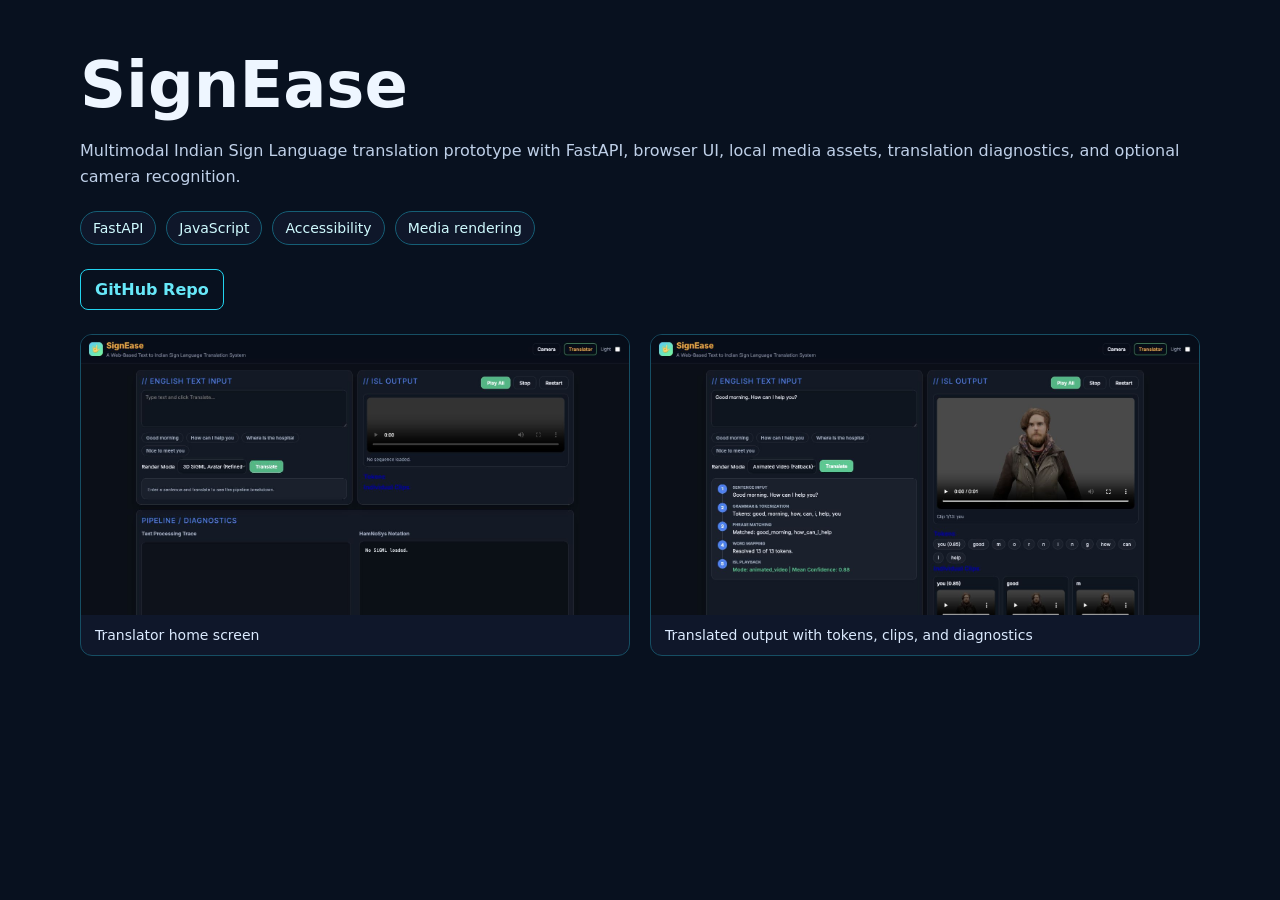
<file: docs/index.html>
<!doctype html>
<html lang="en">
  <head>
    <meta charset="utf-8" />
    <meta name="viewport" content="width=device-width, initial-scale=1" />
    <meta name="demo-build" content="2026-07-06" />
    <title>SignEase Demo</title>
    <style>
      body { margin: 0; font-family: Inter, system-ui, -apple-system, BlinkMacSystemFont, "Segoe UI", sans-serif; background: #08111f; color: #eef6ff; }
      main { max-width: 1120px; margin: 0 auto; padding: 48px 20px 72px; }
      a { color: #67e8f9; }
      h1 { font-size: clamp(2rem, 6vw, 4rem); margin: 0 0 12px; }
      p { color: #bfd0e8; line-height: 1.6; }
      .badges { display: flex; gap: 10px; flex-wrap: wrap; margin: 22px 0; }
      .badge { border: 1px solid #155e75; border-radius: 999px; padding: 8px 12px; background: #0f172a; color: #cffafe; font-size: 14px; }
      .grid { display: grid; grid-template-columns: repeat(auto-fit, minmax(320px, 1fr)); gap: 20px; margin-top: 24px; }
      figure { margin: 0; border: 1px solid #164e63; background: #0f172a; border-radius: 12px; overflow: hidden; }
      img { width: 100%; display: block; }
      figcaption { padding: 12px 14px; color: #dbeafe; font-size: 14px; }
      .links { display: flex; gap: 14px; flex-wrap: wrap; margin-top: 24px; }
      .links a { border: 1px solid #22d3ee; border-radius: 8px; padding: 10px 14px; text-decoration: none; font-weight: 700; }
    </style>
  </head>
  <body>
    <main>
      <h1>SignEase</h1>
      <p>
        Multimodal Indian Sign Language translation prototype with FastAPI, browser UI, local media assets,
        translation diagnostics, and optional camera recognition.
      </p>
      <div class="badges">
        <span class="badge">FastAPI</span>
        <span class="badge">JavaScript</span>
        <span class="badge">Accessibility</span>
        <span class="badge">Media rendering</span>
      </div>
      <div class="links">
        <a href="https://github.com/h-rsh-19/signease">GitHub Repo</a>
      </div>

      <div class="grid">
        <figure>
          <img src="./screenshots/01-translator-home.png" alt="SignEase translator home" />
          <figcaption>Translator home screen</figcaption>
        </figure>
        <figure>
          <img src="./screenshots/02-translated-output.png" alt="SignEase translated output" />
          <figcaption>Translated output with tokens, clips, and diagnostics</figcaption>
        </figure>
      </div>
    </main>
  </body>
</html>
</file>
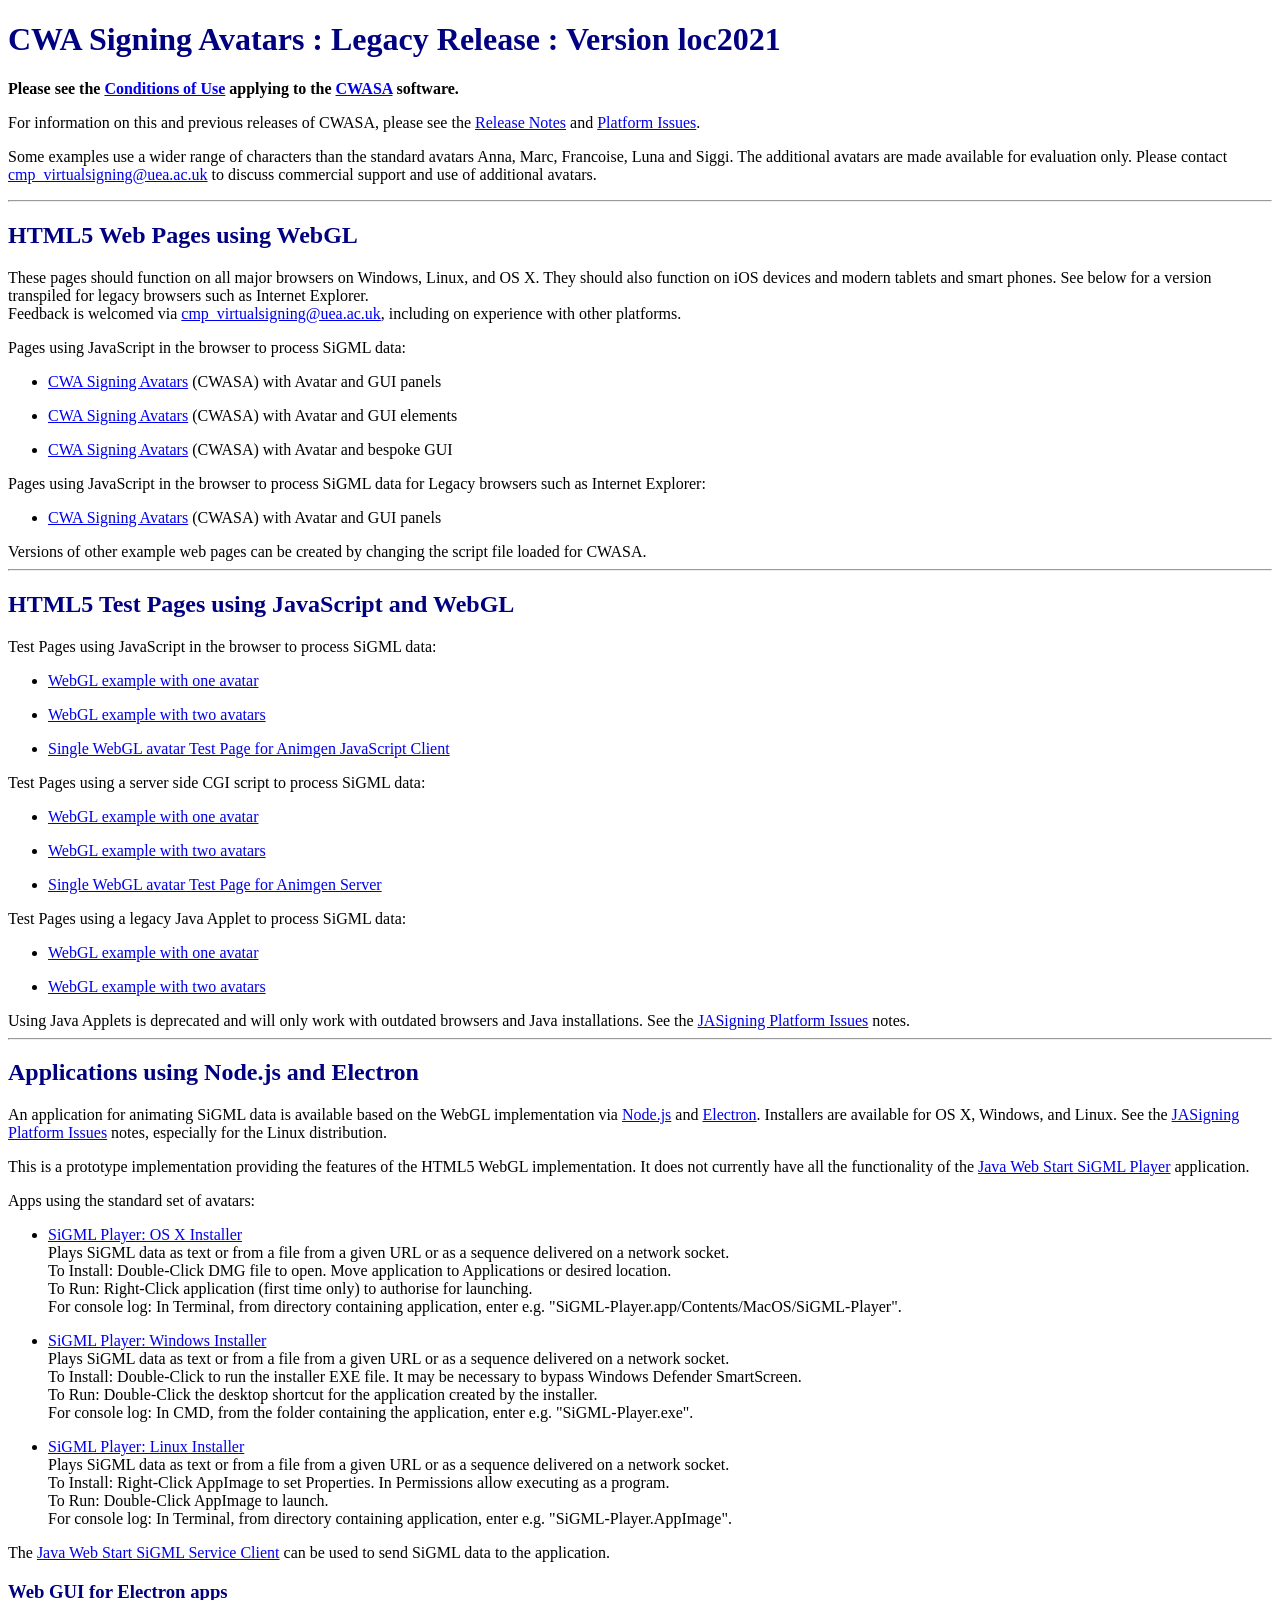
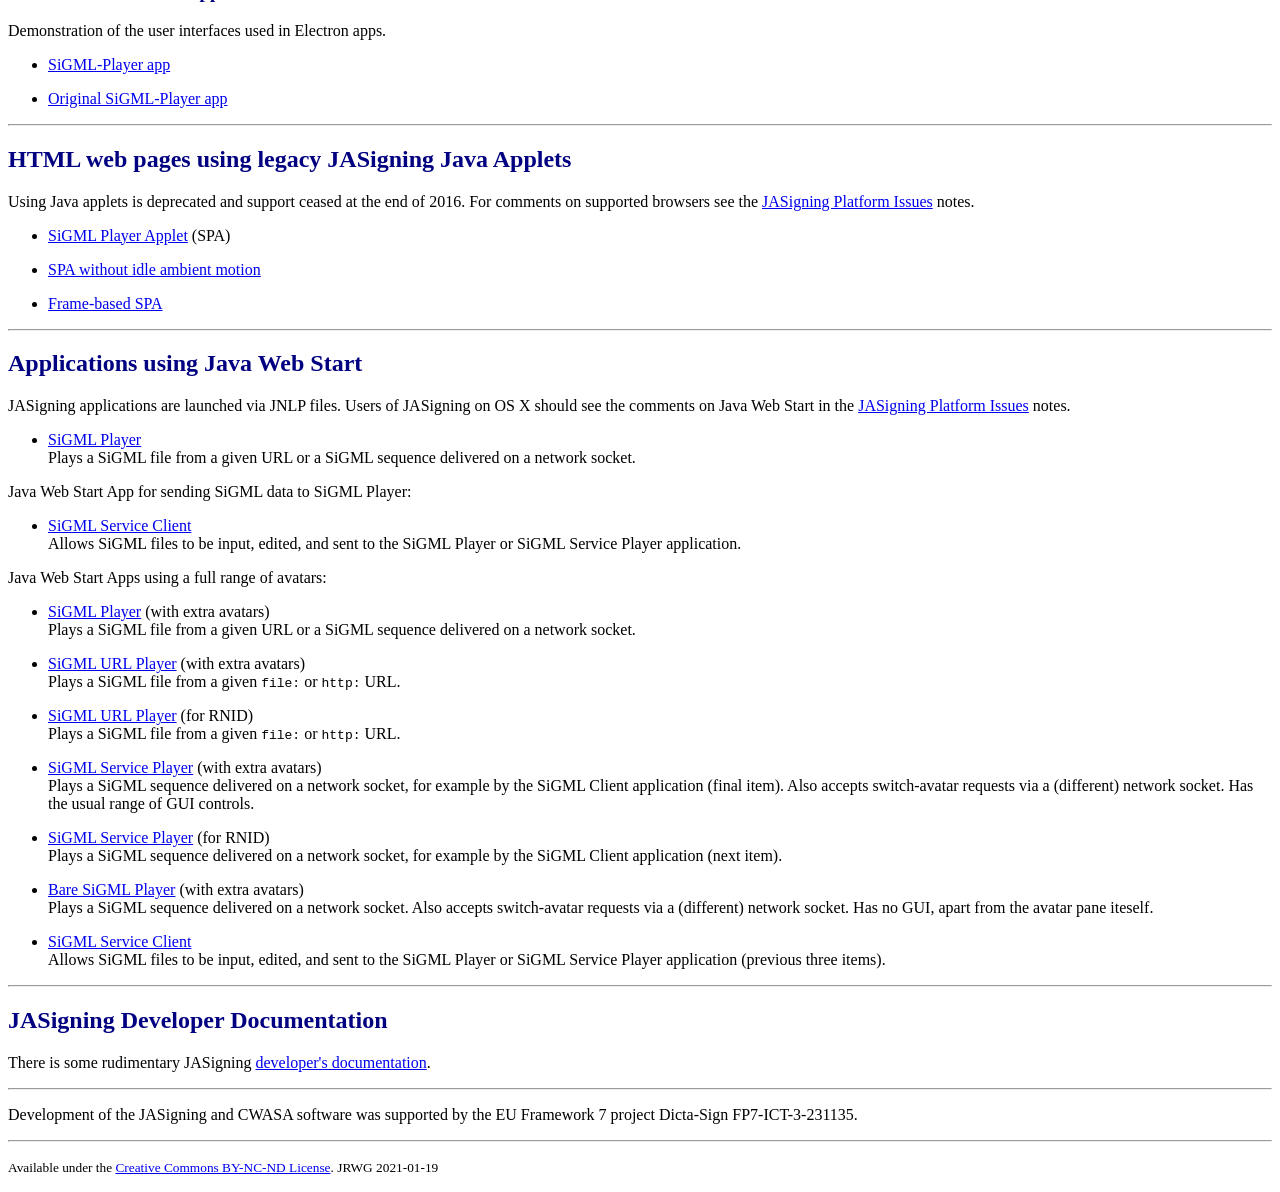
<file: static/jas/loc2021/index.html>
<!DOCTYPE html>
<html>

<head>
<meta http-equiv="Content-Type" content="text/html; charset=UTF-8">

<title>CWASA loc2021 Legacy</title>
<!--
<link rel="stylesheet" type="text/css" href="WHATEVER.css">
-->
<style type="text/css">
h1,h2,h3 { color: navy }
</style>

</head>

<body>

<h1>CWA Signing Avatars : Legacy Release : Version loc2021 </h1>

<p><strong>Please see the
<a href="http://vh.cmp.uea.ac.uk/index.php/CWASA_Conditions_of_Use">Conditions of Use</a> applying to
the <a href="http://vh.cmp.uea.ac.uk/index.php/CWA_Signing_Avatars">CWASA</a> software.</strong></p>

<p>For information on this and previous releases of CWASA, please see
the <a href="http://vh.cmp.uea.ac.uk/index.php/CWASA_Release_Notes">Release Notes</a> and <a href="http://vh.cmp.uea.ac.uk/index.php/CWASA_Platform_Issues">Platform Issues</a>.
</p>

<p>Some examples use a wider range of characters than the standard avatars Anna, Marc, Francoise, Luna and Siggi.
The additional avatars are made available for evaluation only.
Please contact <a href="mailto:cmp_virtualsigning@uea.ac.uk">cmp_virtualsigning@uea.ac.uk</a>
to discuss commercial support and use of additional avatars.
</p>

<hr/>


<a name="html5-pages"></a>
<h2>HTML5 Web Pages using WebGL</h2>

<p>
These pages should function on all major browsers on Windows, Linux, and OS X.
They should also function on iOS devices and modern tablets and smart phones.
See below for a version transpiled for legacy browsers such as Internet Explorer.
<br/>
Feedback is welcomed via <a href="mailto:cmp_virtualsigning@uea.ac.uk">cmp_virtualsigning@uea.ac.uk</a>,
including on experience with other platforms.
</p>
Pages using JavaScript in the browser to process SiGML data:
<ul>
<li><p><a href="./CWASA-plus-gui-panel.html">CWA Signing Avatars</a> (CWASA) with Avatar and GUI panels</p></li>
<li><p><a href="./CWASA-plus-gui-elements.html">CWA Signing Avatars</a> (CWASA) with Avatar and GUI elements</p></li>
<li><p><a href="./CWASA-plus-bespoke-gui.html">CWA Signing Avatars</a> (CWASA) with Avatar and bespoke GUI</p></li>
</ul>

<p>
Pages using JavaScript in the browser to process SiGML data for Legacy browsers such as Internet Explorer:
</p>
<ul>
<li><p><a href="./CWASA-legacy-gui-panel.html">CWA Signing Avatars</a> (CWASA) with Avatar and GUI panels</p></li>
</ul>
Versions of other example web pages can be created by changing the script file loaded for CWASA.
<hr/>

<h2>HTML5 Test Pages using JavaScript and WebGL</h2>

<p>
Test Pages using JavaScript in the browser to process SiGML data:
<ul>
<li><p><a href="./cwa/OneAvClient.html">WebGL example with one avatar</a></p></li>
<li><p><a href="./cwa/TwoAvClient.html">WebGL example with two avatars</a></p></li>
<li><p><a href="./cwa/OneAvClientTest.html">Single WebGL avatar Test Page for Animgen JavaScript Client</a></p></li>
</ul>

Test Pages using a server side CGI script to process SiGML data:
<ul>
<li><p><a href="./cwa/OneAvServer.html">WebGL example with one avatar</a></p></li>
<li><p><a href="./cwa/TwoAvServer.html">WebGL example with two avatars</a></p></li>
<li><p><a href="./cwa/OneAvServerTest.html">Single WebGL avatar Test Page for Animgen Server</a></p></li>
</ul>

Test Pages using a legacy Java Applet to process SiGML data:
<ul>
<li><p><a href="./cwa/OneAvApplet.html">WebGL example with one avatar</a></p></li>
<li><p><a href="./cwa/TwoAvApplet.html">WebGL example with two avatars</a></p></li>
</ul>
Using Java Applets is deprecated and will only work with outdated browsers and Java installations.
See the
<a href="http://vh.cmp.uea.ac.uk/index.php/JASigning_Platform_Issues">JASigning Platform Issues</a> notes.
<hr/>

<h2>Applications using Node.js and Electron</h2>

<p>An application for animating SiGML data is available based on the WebGL implementation via <a href="https://nodejs.org/en/">Node.js</a> and <a href="https://electronjs.org/">Electron</a>. Installers are available for OS X, Windows, and Linux. See the
<a href="http://vh.cmp.uea.ac.uk/index.php/JASigning_Platform_Issues">JASigning Platform Issues</a> notes, especially for the Linux distribution.</p>
<p>This is a prototype implementation providing the features of the HTML5 WebGL implementation. It does not currently have all the functionality of the <a href="#JWSPlayer">Java Web Start SiGML Player</a> application. </p>

Apps using the standard set of avatars:
<ul>
<li><p><a href="./app/SiGML-Player.dmg">SiGML Player: OS X Installer</a>
	<br>
    Plays SiGML data as text or from a file from a given URL or as a sequence delivered on a network socket.<br/>
    To Install: Double-Click DMG file to open. Move application to Applications or desired location.<br/>
    To Run: Right-Click application (first time only) to authorise for launching.<br/>
    For console log: In Terminal, from directory containing application, enter e.g. "SiGML-Player.app/Contents/MacOS/SiGML-Player".</p></li>
<li><p><a href="./app/SiGML-Player.exe">SiGML Player: Windows Installer</a>
	<br>
    Plays SiGML data as text or from a file from a given URL or as a sequence delivered on a network socket.<br/>
    To Install: Double-Click to run the installer EXE file. It may be necessary to bypass Windows Defender SmartScreen.<br/>
    To Run: Double-Click the desktop shortcut for the application created by the installer.<br/>
    For console log: In CMD, from the folder containing the application, enter e.g. "SiGML-Player.exe".</p></li>
<li><p><a href="./app/SiGML-Player.AppImage">SiGML Player: Linux Installer</a>
	<br>
    Plays SiGML data as text or from a file from a given URL or as a sequence delivered on a network socket.<br/>
    To Install: Right-Click AppImage to set Properties. In Permissions allow executing as a program.<br/>
    To Run: Double-Click AppImage to launch.<br/>
    For console log: In Terminal, from directory containing application, enter e.g. "SiGML-Player.AppImage".</p></li>
</ul>

The <a href="#SiGMLClient">Java Web Start SiGML Service Client</a> can be used to send SiGML data to the application.

<h3>Web GUI for Electron apps</h3>
Demonstration of the user interfaces used in Electron apps.


<ul>
<li><p><a href="./SiGML-Player-gui.html">SiGML-Player app</a></p>
<li><p><a href="./SiGML-Player-Orig-gui.html">Original SiGML-Player app</a></p>
</ul>
<hr/>


<a name="html-applets"></a>
<h2>HTML web pages using legacy JASigning Java Applets</h2>

<p>
Using Java applets is deprecated and support ceased at the end of 2016.
For comments on supported browsers see the
<a href="http://vh.cmp.uea.ac.uk/index.php/JASigning_Platform_Issues">JASigning Platform Issues</a> notes.
</p>

<ul>
<li><p><a href="./SPA-plus-amb-mo.html">SiGML Player Applet</a> (SPA)</p></li>
<li><p><a href="./SPA-plus.html">SPA without idle ambient motion</a></p></li>
<li><p><a href="./SPA-framed-gui-LS-win.html">Frame-based SPA</a></p></li>
</ul>

<hr/>


<h2>Applications using Java Web Start</h2>

<p>JASigning applications are launched via JNLP files. Users of JASigning on OS X should see the comments
on Java Web Start in the <a href="http://vh.cmp.uea.ac.uk/index.php/JASigning_Platform_Issues">JASigning Platform Issues</a> notes.</p>

<a name="JWSPlayer"></a>
<ul>
<li><p><a href="./jnlp/SiGMLPlayer.jnlp">SiGML Player</a>
	<br>
    Plays a SiGML file from a given URL or a SiGML sequence delivered on a network socket.</p></li>
</ul>
<a name="SiGMLClient"></a>
Java Web Start App for sending SiGML data to SiGML Player:
<ul>
<li><p><a href="./jnlp/SiGMLServiceClientApp.jnlp">SiGML Service Client</a><br>
    Allows SiGML files to be input, edited, and sent to the SiGML Player or SiGML Service Player
	application.</p></li>
</ul>

Java Web Start Apps using a full range of avatars:
<ul>
<li><p><a href="./jnlp/SiGMLPlayer-plus.jnlp">SiGML Player</a>
	(with extra avatars)<br>
    Plays a SiGML file from a given URL or a SiGML sequence delivered on a network socket.</p></li>
<li><p><a href="./jnlp/SiGMLURLApp-plus.jnlp">SiGML URL Player</a>
	(with extra avatars)<br>
    Plays a SiGML file from a given <tt>file:</tt> or <tt>http:</tt> URL.</p></li>
<li><p><a href="./jnlp/SiGMLURLApp-rnid.jnlp">SiGML URL Player</a>
	(for RNID)<br>
    Plays a SiGML file from a given <tt>file:</tt> or <tt>http:</tt> URL.</p></li>
<li><p><a href="./jnlp/SiGMLServicePlayer-plus.jnlp">SiGML Service Player</a>
	(with extra avatars)<br>
    Plays a SiGML sequence delivered on a network socket, for example
	by the SiGML Client application (final item).
	Also accepts switch-avatar requests via a (different) network socket.
	Has the usual range of GUI controls.</p></li>
<li><p><a href="./jnlp/SiGMLServicePlayer-rnid.jnlp">SiGML Service Player</a>
	(for RNID)<br>
    Plays a SiGML sequence delivered on a network socket, for example
	by the SiGML Client application (next item).</p></li>
<li><p><a href="./jnlp/BareSiGMLPlayer-plus.jnlp">Bare SiGML Player</a>
	(with extra avatars)<br>
    Plays a SiGML sequence delivered on a network socket.
	Also accepts switch-avatar requests via a (different) network socket.
	Has no GUI, apart from the avatar pane iteself.</p></li>
<li><p><a href="./jnlp/SiGMLServiceClientApp.jnlp">SiGML Service Client</a><br>
    Allows SiGML files to be input, edited, and sent to the SiGML Player or SiGML Service Player
	application (previous three items).</p></li>
</ul>

<hr/>


<a name="dev"></a>
<h2>JASigning Developer Documentation</h2>

<p>
There is some rudimentary JASigning
<a href="./devdoc/index.html">developer's documentation</a>.</p>

<hr/>

<p> Development of the JASigning and CWASA software was supported by the
EU Framework 7 project Dicta-Sign FP7-ICT-3-231135. </p>

<hr/>
<p>
<small>
Available under the
<a href="https://creativecommons.org/licenses/by-nc-nd/4.0/">Creative Commons BY-NC-ND License</a>. JRWG 2021-01-19
</small>

</body>

</html>
</file>
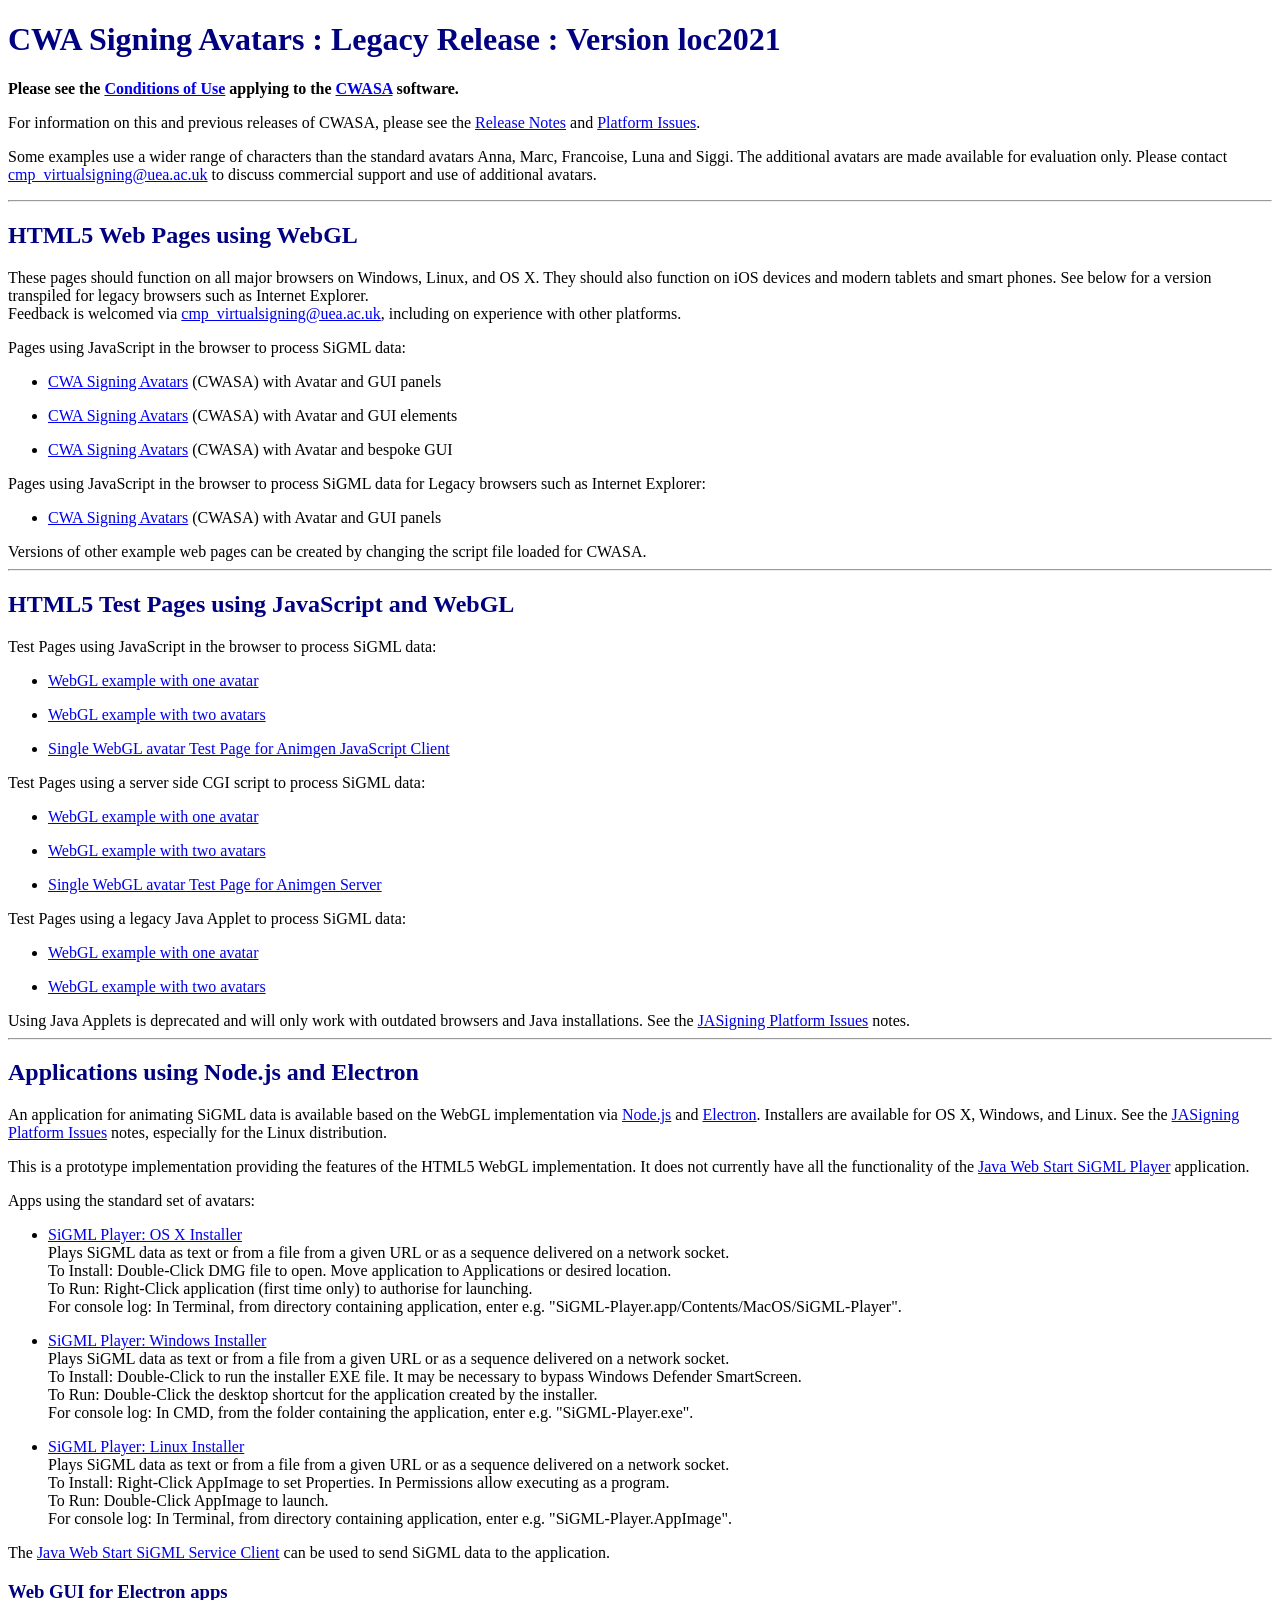
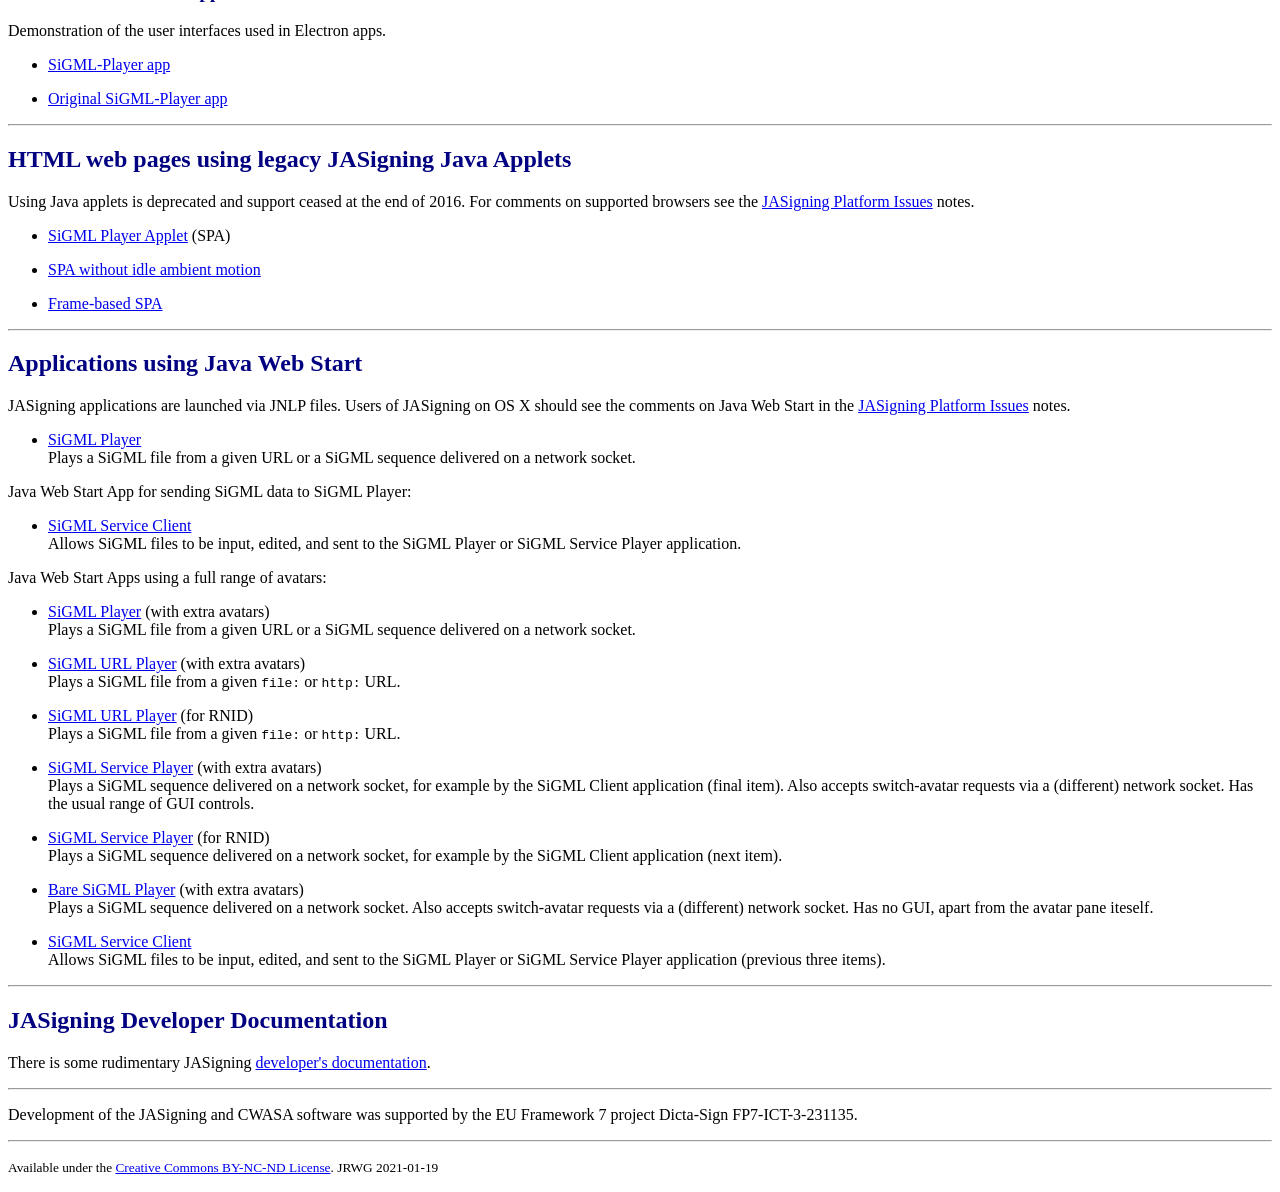
<file: static/jas/loc2021/agconfig/index.html>
<!DOCTYPE HTML
    PUBLIC "-//W3C//DTD HTML 4.01 Transitional//EN"
    "http://www.w3.org/TR/html4/loose.dtd">
<html>

<head>
<meta http-equiv="Content-Type" content="text/html; charset=UTF-8">

<title>JASigning</title>
<meta http-equiv="REFRESH" content="0;URL=../index.html">

</head>

<body>

[please start <a href="../index.html">here</a>.]

</body>

</html>
</file>
